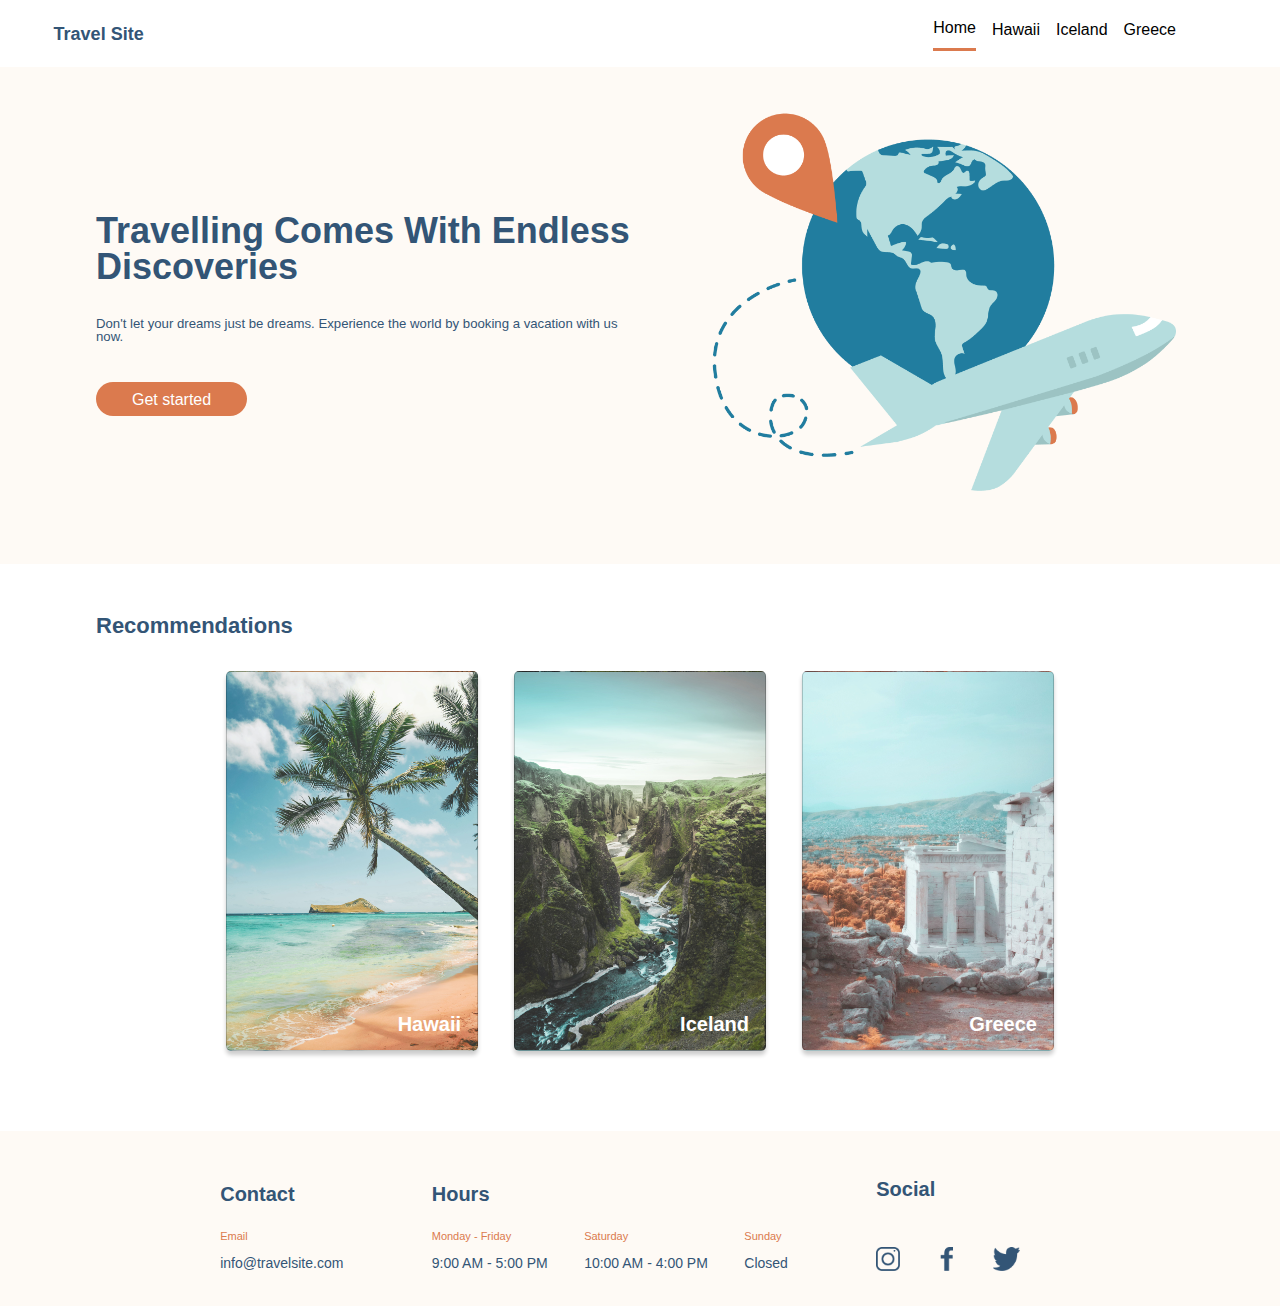
<file: index.html>
<!DOCTYPE html>
<html lang="en">
<head>
    <meta charset="UTF-8">
    <meta http-equiv="X-UA-Compatible" content="IE=edge">
    <meta name="viewport" content="width=device-width, initial-scale=1.0">
    <title>Travel - Home</title>
    <link rel="stylesheet" href="./css/style.css">
</head>
<body>
<!-- Header/Nav -->
    <header class="header">
        <nav class="site-header">
            <div class="site-header__logo">
                <a href="./index.html" class="site-header__logo-link"><h2 class="site-header__logo-message">Travel Site</h2></a> 
            </div>
            <div class="site-header__nav">
                <ul class="site-header__nav-list">
                    <li><a class="site-header__nav-link site-header__nav-link--active-page" href="./index.html">Home</a></li>
                    <li><a class="site-header__nav-link" href="./pages/hawaii.html">Hawaii</a></li>
                    <li><a class="site-header__nav-link" href="./pages/iceland.html">Iceland</a></li>
                    <li><a class="site-header__nav-link" href="./pages/greece.html">Greece</a></li>
                </ul>
            </div>
        </nav>
    </header>
<!-- Hero -->
    <section class="hero">
        <div class="hero__information">
            <h1 class="hero__information-heading">Travelling Comes With Endless Discoveries</h1>
            <p class="hero__information-message">Don't let your dreams just be dreams. Experience the world by booking a vacation with us now.</p>
            <a class="hero__information-btn">Get started</a>
        </div>
        <div class="hero__logo">
            <img class="hero__logo-image" src="./assets/images/hero.png" alt="grey plane flying around the world with icon pin on hawaii">
        </div>
    </section>
<!-- Recommendations -->
    <main class="recommendations">

        <h2 class="recommendations__header">Recommendations</h2>
        <!-- Cards -->
        <section class="card-section">
            <div class="card card--hawaii">
                <a class="card__link" href="./pages/hawaii.html">Hawaii</a>
            </div>
            
            <div class="card card--iceland">
                <a class="card__link" href="./pages/iceland.html">Iceland</a>
            </div>        
            
            <div class="card card--greece">
                <a class="card__link" href="./pages/greece.html">Greece</a>
            </div>
        </section>

    </main>
<!-- Footer -->
    <footer class="site-footer">
        <div class="site-footer__contact-section">
            <h2 class="site-footer__heading">Contact</h2>
            <div class="site-footer__hours">
                <p class="site-footer__subheading">Email</p>
                <p class="site-footer__info">info@travelsite.com</p>
            </div>
        </div>

        <div class="site-footer__hours-section">
            <h2 class="site-footer__heading">Hours</h2>
            <div class="site-footer__hours">
                <p class="site-footer__subheading">Monday - Friday</p>
                <p class="site-footer__info">9:00 AM - 5:00 PM</p>
            </div>
            <div class="site-footer__hours">
                <p class="site-footer__subheading">Saturday</p>
                <p class="site-footer__info">10:00 AM - 4:00 PM</p>
            </div>
            <div class="site-footer__hours">
                <p class="site-footer__subheading">Sunday</p>
                <p class="site-footer__info">Closed</p>
            </div>
        </div>

        <div class="site-footer__social-section">
            <h2 class="site-footer__heading">Social</h2>
            <div class="site-footer__social-logos">
                <a href="https://www.instagram.com/"><img height="24" class="site-footer__social-logo" src="./assets/images/icon-instagram.png" alt="icon-instagram"></a>
                <a href="https://www.facebook.com/"><img height="24" class="site-footer__social-logo" src="./assets/images//icon-facebook.png" alt="icon-facebook"></a>
                <a href="https://twitter.com/"><img height="24" class="site-footer__social-logo" src="./assets/images/icon-twitter.png" alt="icon-twitter"></a>
            </div>
        </div>
    </footer>
</body>
</html>
</file>
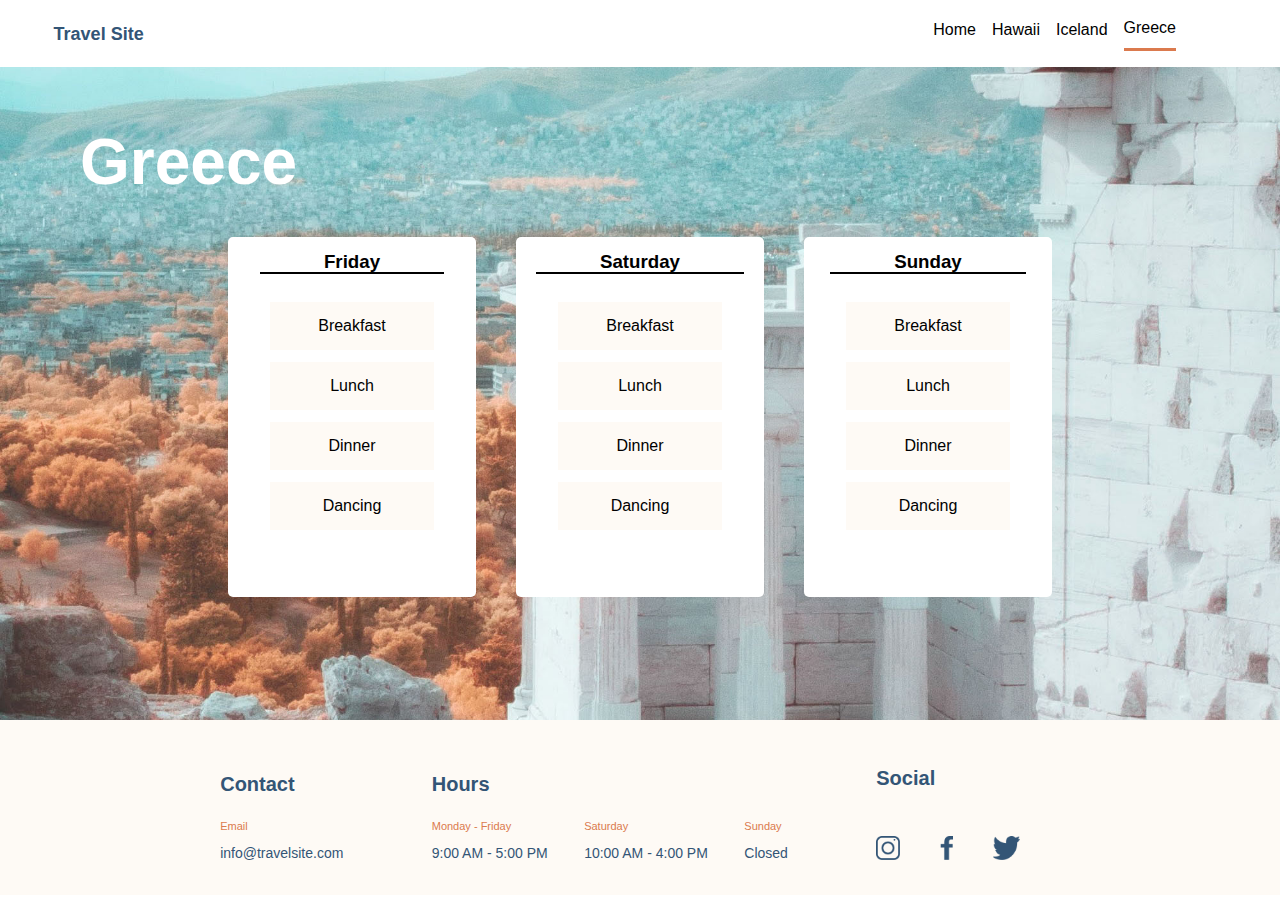
<file: pages/greece.html>
<!DOCTYPE html>
<html lang="en">
<head>
    <meta charset="UTF-8">
    <meta http-equiv="X-UA-Compatible" content="IE=edge">
    <meta name="viewport" content="width=device-width, initial-scale=1.0">
    <title>Travel - Greece</title>
    <link rel="stylesheet" href="../css/style.css">
</head>
<body>
    <!-- Header/Nav -->
    <header class="header">
        <nav class="site-header">
            <div class="site-header__logo">
                <a href="../index.html" class="site-header__logo-link"><h2 class="site-header__logo-message">Travel Site</h2></a> 
            </div>
            <div class="site-header__nav">
                <ul class="site-header__nav-list">
                    <li><a class="site-header__nav-link" href="../index.html">Home</a></li>
                    <li><a class="site-header__nav-link" href="../pages/hawaii.html">Hawaii</a></li>
                    <li><a class="site-header__nav-link" href="../pages/hawaii.html">Iceland</a></li>
                    <li><a class="site-header__nav-link site-header__nav-link--active-page" href="../pages/greece.html">Greece</a></li>
                </ul>
            </div>
        </nav>
    </header>

    <main>
        <div class="destination-page destination-page--greece">
            <div class="destination-page__header">
                <h1>Greece</h1>
            </div>

<!-- Itinerary -->

            <div class="itinerary">
                <div class="itinerary-card">
                    <div class="itinerary-card__header">
                        <h3 class="itinerary-card__day">Friday</h3>
                    </div>
                    <div class="itinerary-card__information">
                        <ul>
                            <li class="itinerary-card__item">Breakfast</li>
                            <li class="itinerary-card__item">Lunch</li>
                            <li class="itinerary-card__item">Dinner</li>
                            <li class="itinerary-card__item">Dancing</li>
                        </ul>
                    </div>
                </div>

                <div class="itinerary-card">
                    <div class="itinerary-card__header">
                        <h3 class="itinerary-card__day">Saturday</h3>
                    </div>
                    <div class="itinerary-card__information">
                        <ul>
                            <li class="itinerary-card__item">Breakfast</li>
                            <li class="itinerary-card__item">Lunch</li>
                            <li class="itinerary-card__item">Dinner</li>
                            <li class="itinerary-card__item">Dancing</li>
                        </ul>
                    </div>
                </div>

                <div class="itinerary-card">
                    <div class="itinerary-card__header">
                        <h3 class="itinerary-card__day">Sunday</h3>
                    </div>
                    <div class="itinerary-card__information">
                        <ul>
                            <li class="itinerary-card__item">Breakfast</li>
                            <li class="itinerary-card__item">Lunch</li>
                            <li class="itinerary-card__item">Dinner</li>
                            <li class="itinerary-card__item">Dancing</li>
                        </ul>
                    </div>
                </div>

        </div>
    </main>

<footer class="site-footer">
        <div class="site-footer__contact-section">
            <h2 class="site-footer__heading">Contact</h2>
            <div class="site-footer__hours">
                <p class="site-footer__subheading">Email</p>
                <p class="site-footer__info">info@travelsite.com</p>
            </div>
        </div>

        <div class="site-footer__hours-section">
            <h2 class="site-footer__heading">Hours</h2>
            <div class="site-footer__hours">
                <p class="site-footer__subheading">Monday - Friday</p>
                <p class="site-footer__info">9:00 AM - 5:00 PM</p>
            </div>
            <div class="site-footer__hours">
                <p class="site-footer__subheading">Saturday</p>
                <p class="site-footer__info">10:00 AM - 4:00 PM</p>
            </div>
            <div class="site-footer__hours">
                <p class="site-footer__subheading">Sunday</p>
                <p class="site-footer__info">Closed</p>
            </div>
        </div>

        <div class="site-footer__social-section">
            <h2 class="site-footer__heading">Social</h2>
            <div class="site-footer__social-logos">
                <a href="https://www.instagram.com/"><img height="24" class="site-footer__social-logo" src="../assets/images/icon-instagram.png" alt="icon-instagram"></a>
                <a href="https://www.facebook.com/"><img height="24" class="site-footer__social-logo" src="../assets/images//icon-facebook.png" alt="icon-facebook"></a>
                <a href="https://twitter.com/"><img height="24" class="site-footer__social-logo" src="../assets/images/icon-twitter.png" alt="icon-twitter"></a>
            </div>
        </div>
    </footer>
</body>
</html>
</file>
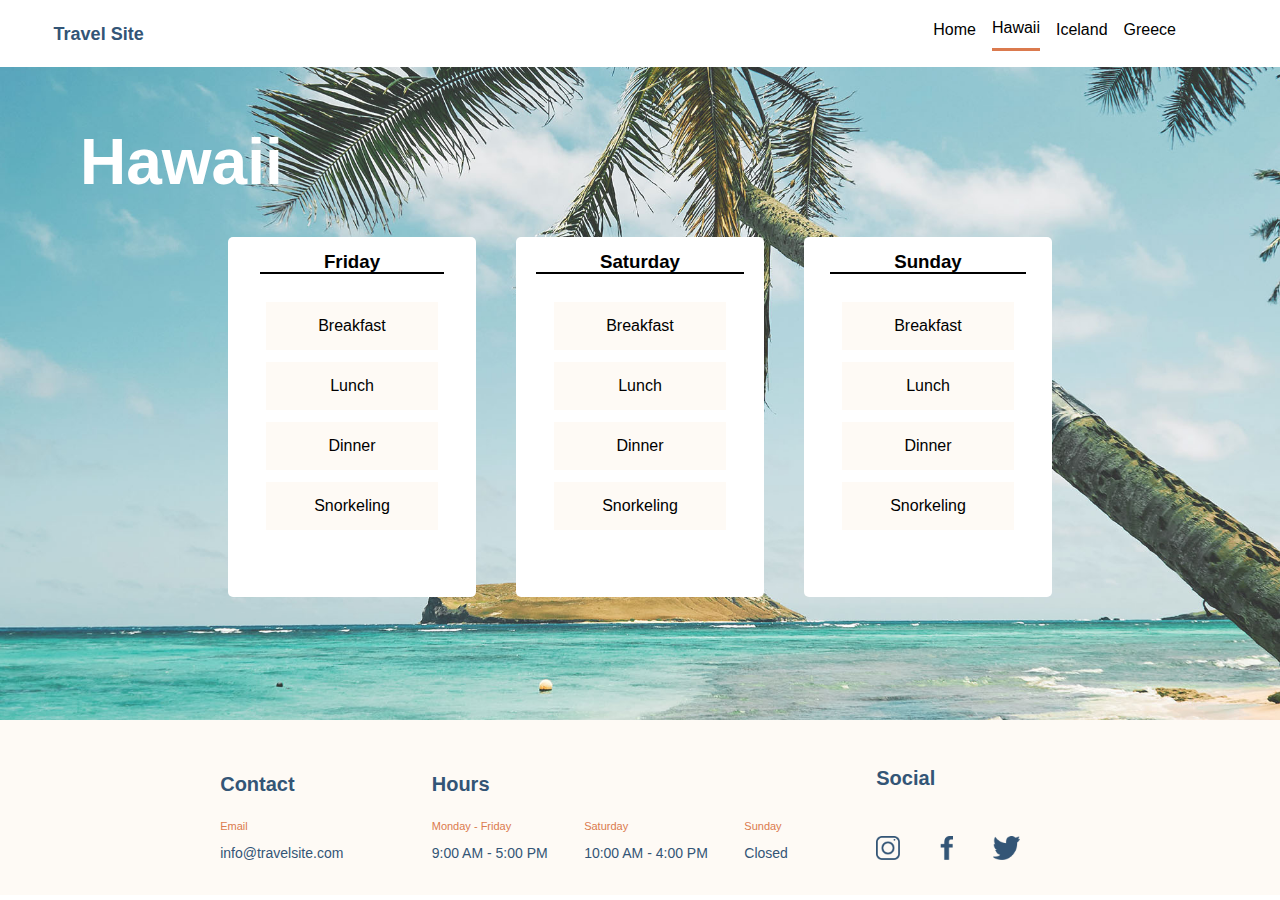
<file: pages/hawaii.html>
<!DOCTYPE html>
<html lang="en">
<head>
    <meta charset="UTF-8">
    <meta http-equiv="X-UA-Compatible" content="IE=edge">
    <meta name="viewport" content="width=device-width, initial-scale=1.0">
    <title>Travel - Hawaii</title>
    <link rel="stylesheet" href="../css/style.css">
</head>
<body>
    <header class="header">
        <nav class="site-header">
            <div class="site-header__logo">
                <a href="../index.html" class="site-header__logo-link"><h2 class="site-header__logo-message">Travel Site</h2></a> 
            </div>
            <div class="site-header__nav">
                <ul class="site-header__nav-list">
                    <li><a class="site-header__nav-link" href="../index.html">Home</a></li>
                    <li><a class="site-header__nav-link site-header__nav-link--active-page" href="../pages/hawaii.html">Hawaii</a></li>
                    <li><a class="site-header__nav-link" href="../pages/iceland.html">Iceland</a></li>
                    <li><a class="site-header__nav-link" href="../pages/greece.html">Greece</a></li>
                </ul>
            </div>
        </nav>
    </header>

    <main>
        <div class="destination-page destination-page--hawaii">
            <div class="destination-page__header">
                <h1>Hawaii</h1>
            </div>

<!-- Itinerary -->

            <div class="itinerary">
                <div class="itinerary-card">
                    <div class="itinerary-card__header">
                        <h3 class="itinerary-card__day">Friday</h3>
                    </div>
                    <div class="itinerary-card__information">
                        <ul>
                            <li class="itinerary-card__item">Breakfast</li>
                            <li class="itinerary-card__item">Lunch</li>
                            <li class="itinerary-card__item">Dinner</li>
                            <li class="itinerary-card__item">Snorkeling</li>
                        </ul>
                    </div>
                </div>

                <div class="itinerary-card">
                    <div class="itinerary-card__header">
                        <h3 class="itinerary-card__day">Saturday</h3>
                    </div>
                    <div class="itinerary-card__information">
                        <ul>
                            <li class="itinerary-card__item">Breakfast</li>
                            <li class="itinerary-card__item">Lunch</li>
                            <li class="itinerary-card__item">Dinner</li>
                            <li class="itinerary-card__item">Snorkeling</li>
                        </ul>
                    </div>
                </div>

                <div class="itinerary-card">
                    <div class="itinerary-card__header">
                        <h3 class="itinerary-card__day">Sunday</h3>
                    </div>
                    <div class="itinerary-card__information">
                        <ul>
                            <li class="itinerary-card__item">Breakfast</li>
                            <li class="itinerary-card__item">Lunch</li>
                            <li class="itinerary-card__item">Dinner</li>
                            <li class="itinerary-card__item">Snorkeling</li>
                        </ul>
                    </div>
                </div>

        </div>
    </main>

<footer class="site-footer">
        <div class="site-footer__contact-section">
            <h2 class="site-footer__heading">Contact</h2>
            <div class="site-footer__hours">
                <p class="site-footer__subheading">Email</p>
                <p class="site-footer__info">info@travelsite.com</p>
            </div>
        </div>

        <div class="site-footer__hours-section">
            <h2 class="site-footer__heading">Hours</h2>
            <div class="site-footer__hours">
                <p class="site-footer__subheading">Monday - Friday</p>
                <p class="site-footer__info">9:00 AM - 5:00 PM</p>
            </div>
            <div class="site-footer__hours">
                <p class="site-footer__subheading">Saturday</p>
                <p class="site-footer__info">10:00 AM - 4:00 PM</p>
            </div>
            <div class="site-footer__hours">
                <p class="site-footer__subheading">Sunday</p>
                <p class="site-footer__info">Closed</p>
            </div>
        </div>

        <div class="site-footer__social-section">
            <h2 class="site-footer__heading">Social</h2>
            <div class="site-footer__social-logos">
                <a href="https://www.instagram.com/"><img height="24" class="site-footer__social-logo" src="../assets/images/icon-instagram.png" alt="icon-instagram"></a>
                <a href="https://www.facebook.com/"><img height="24" class="site-footer__social-logo" src="../assets/images//icon-facebook.png" alt="icon-facebook"></a>
                <a href="https://twitter.com/"><img height="24" class="site-footer__social-logo" src="../assets/images/icon-twitter.png" alt="icon-twitter"></a>
            </div>
        </div>
    </footer>
</body>
</html>
</file>
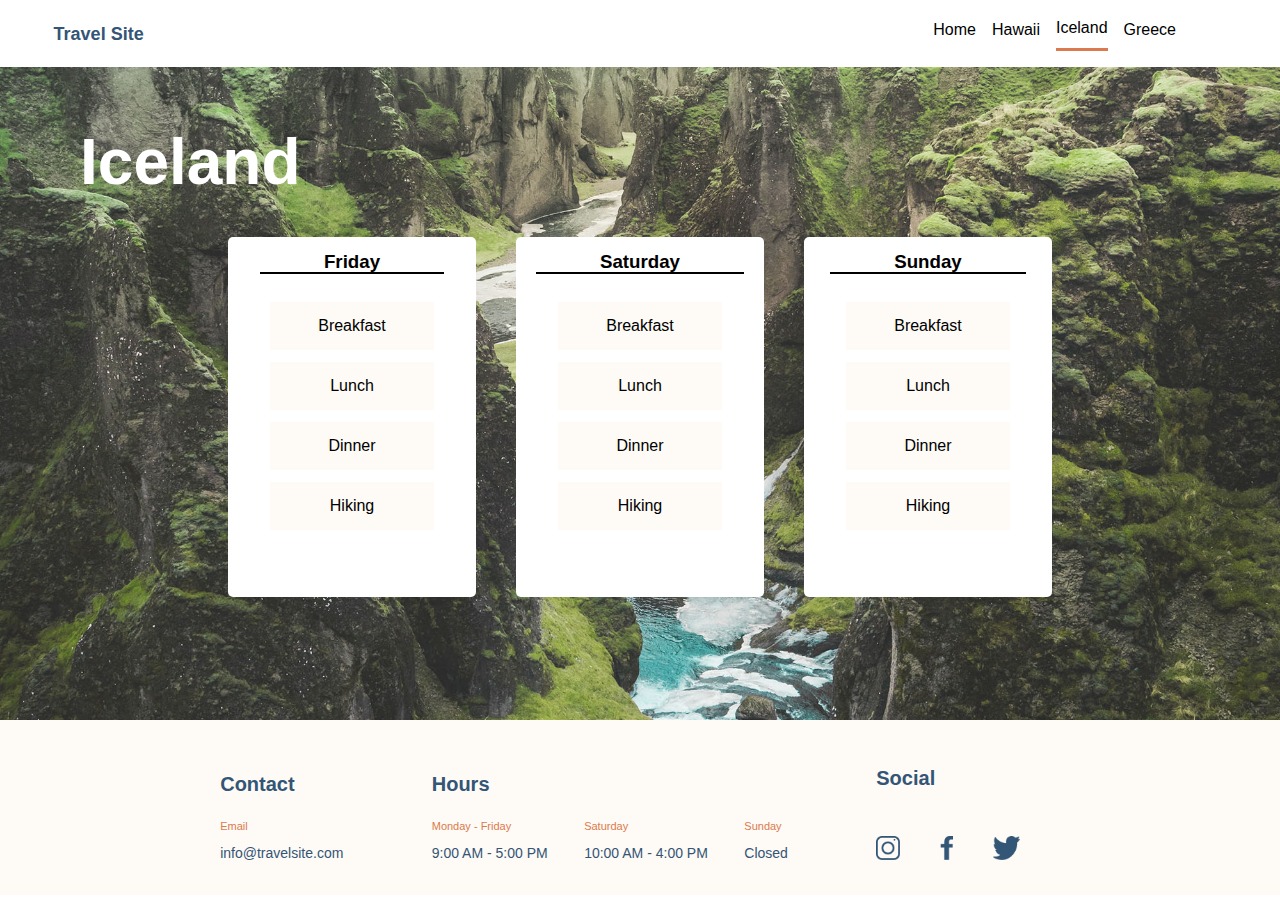
<file: pages/iceland.html>
<!DOCTYPE html>
<html lang="en">
<head>
    <meta charset="UTF-8">
    <meta http-equiv="X-UA-Compatible" content="IE=edge">
    <meta name="viewport" content="width=device-width, initial-scale=1.0">
    <title>Travel - Iceland</title>
    <link rel="stylesheet" href="../css/style.css">
</head>
<body>
    <header class="header">
        <nav class="site-header">
            <div class="site-header__logo">
                <a href="../index.html" class="site-header__logo-link"><h2 class="site-header__logo-message">Travel Site</h2></a> 
            </div>
            <div class="site-header__nav">
                <ul class="site-header__nav-list">
                    <li><a class="site-header__nav-link" href="../index.html">Home</a></li>
                    <li><a class="site-header__nav-link" href="../pages/hawaii.html">Hawaii</a></li>
                    <li><a class="site-header__nav-link site-header__nav-link--active-page" href="../pages/iceland.html">Iceland</a></li>
                    <li><a class="site-header__nav-link" href="../pages/greece.html">Greece</a></li>
                </ul>
            </div>
        </nav>
    </header>

    <main>
        <div class="destination-page destination-page--iceland">
            <div class="destination-page__header">
                <h1>Iceland</h1>
            </div>

<!-- Itinerary -->

            <div class="itinerary">
                <div class="itinerary-card">
                    <div class="itinerary-card__header">
                        <h3 class="itinerary-card__day">Friday</h3>
                    </div>
                    <div class="itinerary-card__information">
                        <ul>
                            <li class="itinerary-card__item">Breakfast</li>
                            <li class="itinerary-card__item">Lunch</li>
                            <li class="itinerary-card__item">Dinner</li>
                            <li class="itinerary-card__item">Hiking</li>
                        </ul>
                    </div>
                </div>

                <div class="itinerary-card">
                    <div class="itinerary-card__header">
                        <h3 class="itinerary-card__day">Saturday</h3>
                    </div>
                    <div class="itinerary-card__information">
                        <ul>
                            <li class="itinerary-card__item">Breakfast</li>
                            <li class="itinerary-card__item">Lunch</li>
                            <li class="itinerary-card__item">Dinner</li>
                            <li class="itinerary-card__item">Hiking</li>
                        </ul>
                    </div>
                </div>

                <div class="itinerary-card">
                    <div class="itinerary-card__header">
                        <h3 class="itinerary-card__day">Sunday</h3>
                    </div>
                    <div class="itinerary-card__information">
                        <ul>
                            <li class="itinerary-card__item">Breakfast</li>
                            <li class="itinerary-card__item">Lunch</li>
                            <li class="itinerary-card__item">Dinner</li>
                            <li class="itinerary-card__item">Hiking</li>
                        </ul>
                    </div>
                </div>

        </div>
    </main>

<footer class="site-footer">
        <div class="site-footer__contact-section">
            <h2 class="site-footer__heading">Contact</h2>
            <div class="site-footer__hours">
                <p class="site-footer__subheading">Email</p>
                <p class="site-footer__info">info@travelsite.com</p>
            </div>
        </div>

        <div class="site-footer__hours-section">
            <h2 class="site-footer__heading">Hours</h2>
            <div class="site-footer__hours">
                <p class="site-footer__subheading">Monday - Friday</p>
                <p class="site-footer__info">9:00 AM - 5:00 PM</p>
            </div>
            <div class="site-footer__hours">
                <p class="site-footer__subheading">Saturday</p>
                <p class="site-footer__info">10:00 AM - 4:00 PM</p>
            </div>
            <div class="site-footer__hours">
                <p class="site-footer__subheading">Sunday</p>
                <p class="site-footer__info">Closed</p>
            </div>
        </div>

        <div class="site-footer__social-section">
            <h2 class="site-footer__heading">Social</h2>
            <div class="site-footer__social-logos">
                <a href="https://www.instagram.com/"><img height="24" class="site-footer__social-logo" src="../assets/images/icon-instagram.png" alt="icon-instagram"></a>
                <a href="https://www.facebook.com/"><img height="24" class="site-footer__social-logo" src="../assets/images//icon-facebook.png" alt="icon-facebook"></a>
                <a href="https://twitter.com/"><img height="24" class="site-footer__social-logo" src="../assets/images/icon-twitter.png" alt="icon-twitter"></a>
            </div>
        </div>
    </footer>
</body>
</html>
</file>
<file: css/style.css>
/* http://meyerweb.com/eric/tools/css/reset/
v2.0 | 20110126
License: none (public domain)
*/
html, body, div, span, applet, object, iframe, blockquote, pre,
a, abbr, acronym, address, big, cite, code,
del, dfn, em, img, ins, kbd, q, s, samp,
small, strike, strong, sub, sup, tt, var,
b, u, i, center,
dl, dt, dd, ol, ul, li,
fieldset, form, label, legend,
table, caption, tbody, tfoot, thead, tr, th, td,
article, aside, canvas, details, embed,
figure, figcaption, footer, header, hgroup,
menu, nav, output, ruby, section, summary,
time, mark, audio, video {
  margin: 0;
  padding: 0;
  border: 0;
  font-size: 100%;
  font: inherit;
  font-family: Verdana, Geneva, Tahoma, sans-serif;
  vertical-align: baseline;
}

/* HTML5 display-role reset for older browsers */
article, aside, details, figcaption, figure,
footer, header, hgroup, menu, nav, section {
  display: block;
}

body {
  line-height: 1;
}

ol, ul {
  list-style: none;
}

blockquote, q {
  quotes: none;
}

blockquote:before, blockquote:after,
q:before, q:after {
  content: "";
  content: none;
}

table {
  border-collapse: collapse;
  border-spacing: 0;
}

* {
  box-sizing: border-box;
}

* {
  box-sizing: border-box;
}

.site-header {
  position: fixed;
  background-color: #FFFFFF;
  width: 100%;
  display: flex;
  justify-content: space-between;
}

.site-header__logo {
  display: flex;
  align-items: center;
  justify-content: center;
  color: #335576;
  text-decoration: none;
  margin: 0 3.35rem;
}

.site-header__logo-link {
  text-decoration: none;
  font-size: 0.75rem;
}

.site-header__logo-message {
  color: #335576;
  text-decoration: none;
  justify-items: flex-start;
  font-weight: 900;
}
.site-header__logo-message:hover {
  opacity: 0.8;
}

.site-header__nav {
  padding: 1rem;
  margin-right: 4.25rem;
}

.site-header__nav-list {
  display: inline-block;
  flex-direction: row;
  display: inline;
  display: flex;
  align-items: center;
  justify-content: center;
  margin-right: 0.75rem;
}

.site-header__nav-list a {
  text-decoration: none;
  color: black;
}

.site-header__nav-link {
  list-style: none;
  margin: 0.25rem 0.5rem 0 0.5rem;
  padding-bottom: 0.75rem;
  list-style: none;
  display: inline-block;
}
.site-header__nav-link:hover {
  border-bottom: 0.2rem solid #DB7A4E;
}

.site-header__nav-link--active-page {
  border-bottom: 0.2rem solid #DB7A4E;
}

.site-footer {
  background-color: #FEFAF5;
  padding: 4rem, 15rem;
  display: flex;
  align-items: center;
  justify-content: space-around;
  padding: 0 12rem;
}

.site-footer__contact-section {
  display: inline-block;
  align-items: center;
  justify-content: center;
}

.site-footer__hours-section {
  display: inline-block;
  align-items: center;
  justify-content: center;
}

.site-footer__social-section {
  display: inline-block;
  align-items: center;
  justify-content: space-between;
}

.site-footer__heading {
  color: #335576;
  font-size: 1.25rem;
  margin: 3rem 0 0 0;
}

.site-footer__subheading {
  color: #DB7A4E;
  font-size: 0.6875rem;
}

.site-footer__info {
  color: #335576;
  font-size: 0.875rem;
}

.site-footer__hours {
  display: inline-block;
  padding: 1rem 2rem 1rem 0;
}

.site-footer__social-logos {
  display: inline-flex;
  align-items: center;
  justify-content: space-between;
  padding: 3rem 0 2rem 0;
}

.site-footer__social-logo-link:hover {
  opacity: 0.8;
}

.site-footer__social-logo {
  margin-right: 2.5rem;
}

.hero {
  background-color: #FEFAF5;
  padding: 4rem 4rem 2rem 4rem;
  width: 100%;
  display: flex;
  justify-content: space-between;
  align-items: center;
}

.hero__information {
  display: flex;
  align-items: center;
  justify-content: center;
  color: #335576;
  display: inline-block;
  margin: 2rem;
  width: 40rem;
}

.hero__information-heading {
  display: flex;
  align-items: center;
  justify-content: center;
  font-size: 2.25rem;
  padding-bottom: 0.5rem;
}

.hero__information-message {
  display: flex;
  align-items: center;
  justify-content: center;
  margin-bottom: 3rem;
  font-size: 0.825rem;
}

.hero__information-btn {
  background-color: #DB7A4E;
  border-radius: 2rem;
  color: #FFFFFF;
  padding: 0.55rem 2.25rem;
  font-weight: 100;
}
.hero__information-btn:hover {
  opacity: 0.8;
}

.hero__logo {
  display: flex;
  align-items: center;
  justify-content: flex-end;
  width: 40rem;
}

.hero__logo-image {
  padding: 2.5rem;
  height: 100%;
  width: 100%;
}

.recommendations {
  padding: 2rem 6rem;
}

.recommendations__header {
  color: #335576;
  font-size: 1.375rem;
}

.card-section {
  display: flex;
  justify-content: center;
  padding: 1rem 4.5rem 3rem 4.5rem;
}

.card {
  display: flex;
  justify-content: flex-end;
  align-items: flex-end;
  height: 23.75rem;
  width: 15.75rem;
  border-radius: 5px;
  border: 1px solid rgba(0, 0, 0, 0.2);
  box-shadow: 0 4px 4px rgba(0, 0, 0, 0.2);
  margin: 0 1.125rem;
}
.card:hover {
  opacity: 0.8;
}

.card--hawaii {
  background: url(../assets/images/hawaii.jpg);
  background-position: center;
  background-size: cover;
  -o-object-fit: cover;
     object-fit: cover;
}

.card--iceland {
  background: url(../assets/images/iceland.jpg);
  background-position: center;
  background-size: cover;
  -o-object-fit: cover;
     object-fit: cover;
}

.card--greece {
  background: url(../assets/images/greece.jpg);
  background-position: center;
  background-size: cover;
  -o-object-fit: cover;
     object-fit: cover;
}

.card__link {
  color: #FFFFFF;
  text-decoration: none;
  padding-top: 21.5rem;
  padding-right: 1rem;
  font-size: 1.25rem;
  font-weight: 600;
  width: 15.75rem;
  height: 23.75rem;
  text-align: end;
}

.destination-page {
  height: 45rem;
  background-position: center;
  background-size: cover;
  -o-object-fit: cover;
     object-fit: cover;
  display: flex;
  align-items: flex-start;
  justify-content: center;
  flex-direction: column;
}

.destination-page--hawaii {
  background-image: url(../assets/images/hawaii.jpg);
}

.destination-page--iceland {
  background-image: url(../assets/images/iceland.jpg);
}

.destination-page--greece {
  background-image: url(../assets/images/greece.jpg);
}

.destination-page__header {
  padding: 10rem 0 0 5rem;
  color: #FFFFFF;
  font-size: 2rem;
  display: flex;
}

.itinerary {
  display: flex;
  justify-content: center;
  padding: 0 4.5rem;
  margin-bottom: 12.25rem;
  width: 100vw;
}

.itinerary-card {
  background-color: #FFFFFF;
  display: flex;
  flex-direction: column;
  align-items: center;
  height: 22.5rem;
  width: 15.5rem;
  border-radius: 5px;
  margin: 0 1.25rem;
}

.itinerary-card__header {
  padding: 0 4rem;
  border-bottom: 2px solid black;
  align-items: flex-start;
  text-align: center;
  margin-bottom: 1rem;
}

.itinerary-card__day {
  margin: 1rem 0 0 0;
}

.itinerary-card__item {
  list-style: none;
  padding: 1rem 3rem;
  margin: 0.75rem 0;
  background-color: #FEFAF5;
  text-align: center;
}/*# sourceMappingURL=style.css.map */
</file>
